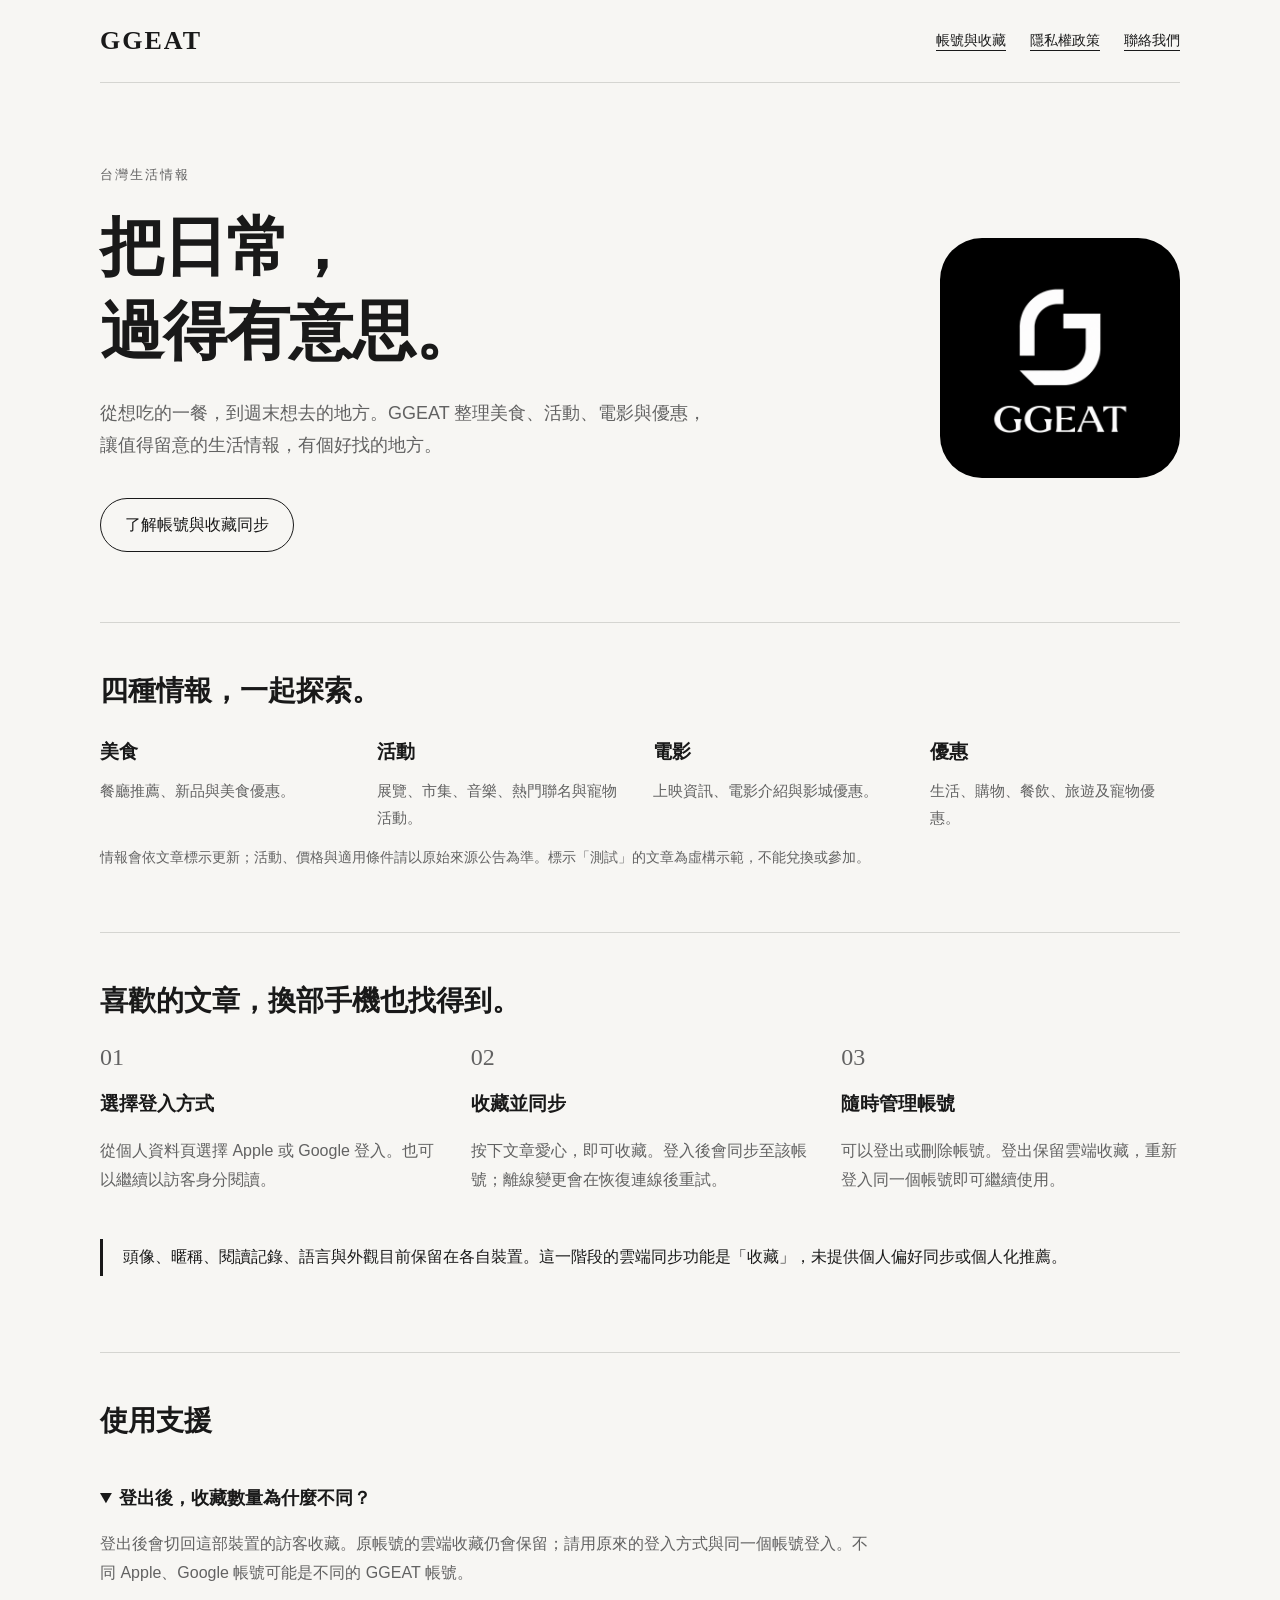
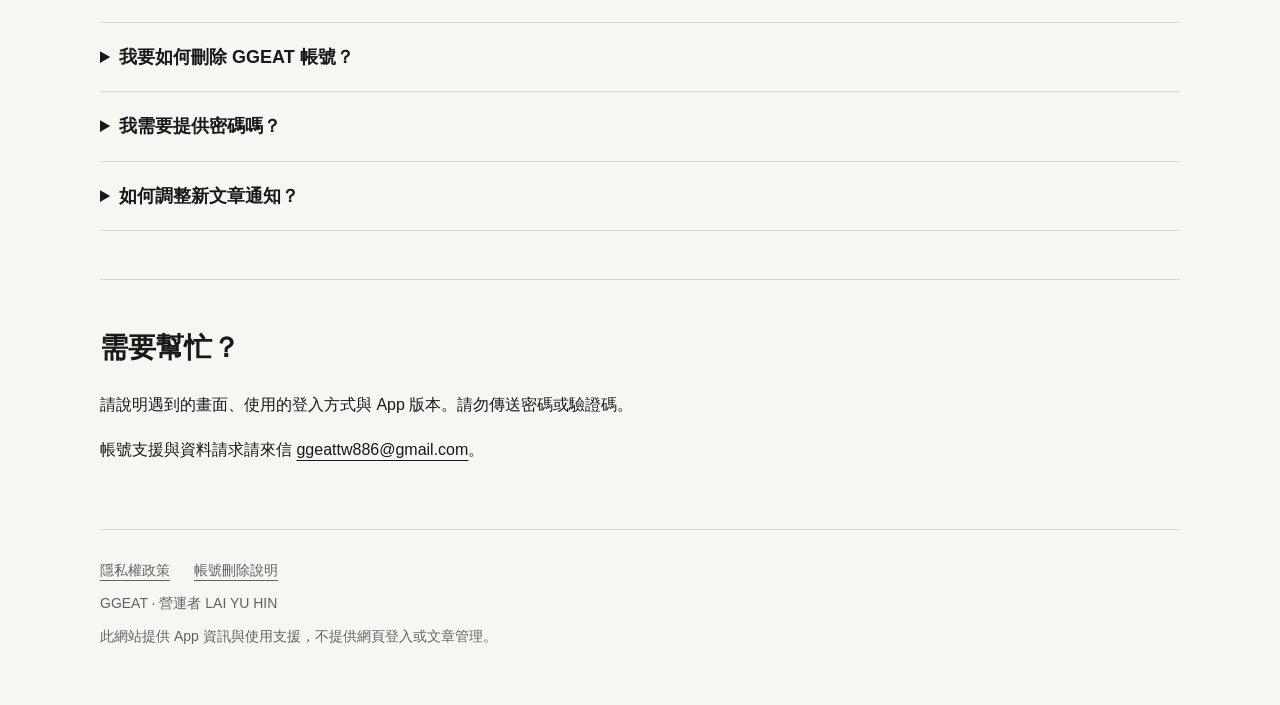
<file: index.html>
<!doctype html><html lang="zh-Hant"><head><meta charset="utf-8"><meta name="viewport" content="width=device-width,initial-scale=1"><meta name="description" content="GGEAT 台灣生活情報 App：探索美食、活動、電影與優惠。了解 Apple、Google 登入、收藏同步及帳號管理。"><title>GGEAT｜台灣生活情報</title><link rel="stylesheet" href="style.css"></head><body>
<a class="skip" href="#main">跳至內容</a><header><a class="brand" href="./" aria-label="GGEAT 首頁">GGEAT</a><nav aria-label="主要導覽"><a href="#account">帳號與收藏</a><a href="privacy.html">隱私權政策</a><a href="#support">聯絡我們</a></nav></header>
<main id="main"><section class="hero"><div><p class="eyebrow">台灣生活情報</p><h1>把日常，<br>過得有意思。</h1><p>從想吃的一餐，到週末想去的地方。GGEAT 整理美食、活動、電影與優惠，讓值得留意的生活情報，有個好找的地方。</p><a class="button" href="#account">了解帳號與收藏同步</a></div><img src="brand.png" width="240" height="240" alt="GGEAT 黑白品牌圖示"></section>
<section class="section" aria-labelledby="discover"><h2 id="discover">四種情報，一起探索。</h2><div class="columns"><div><h3>美食</h3><p>餐廳推薦、新品與美食優惠。</p></div><div><h3>活動</h3><p>展覽、市集、音樂、熱門聯名與寵物活動。</p></div><div><h3>電影</h3><p>上映資訊、電影介紹與影城優惠。</p></div><div><h3>優惠</h3><p>生活、購物、餐飲、旅遊及寵物優惠。</p></div></div><p class="meta">情報會依文章標示更新；活動、價格與適用條件請以原始來源公告為準。標示「測試」的文章為虛構示範，不能兌換或參加。</p></section>
<section class="section" id="account"><h2>喜歡的文章，換部手機也找得到。</h2><ol class="steps"><li><h3>選擇登入方式</h3><p>從個人資料頁選擇 Apple 或 Google 登入。也可以繼續以訪客身分閱讀。</p></li><li><h3>收藏並同步</h3><p>按下文章愛心，即可收藏。登入後會同步至該帳號；離線變更會在恢復連線後重試。</p></li><li><h3>隨時管理帳號</h3><p>可以登出或刪除帳號。登出保留雲端收藏，重新登入同一個帳號即可繼續使用。</p></li></ol><p class="notice">頭像、暱稱、閱讀記錄、語言與外觀目前保留在各自裝置。這一階段的雲端同步功能是「收藏」，未提供個人偏好同步或個人化推薦。</p></section>
<section class="section"><h2>使用支援</h2><details open><summary>登出後，收藏數量為什麼不同？</summary><p>登出後會切回這部裝置的訪客收藏。原帳號的雲端收藏仍會保留；請用原來的登入方式與同一個帳號登入。不同 Apple、Google 帳號可能是不同的 GGEAT 帳號。</p></details><details><summary>我要如何刪除 GGEAT 帳號？</summary><p>在 App 開啟「個人資料 → 帳號與收藏同步 → 刪除我的帳號」，確認後重新驗證身分。完成後會刪除 GGEAT 帳號及雲端收藏，並清除該帳號在這部裝置的收藏快取。此動作無法復原，也不會刪除你的 Apple ID 或 Google 帳號。<a href="account-deletion.html">查看完整說明</a>。</p></details><details><summary>我需要提供密碼嗎？</summary><p>不需要。Apple 與 Google 會處理登入驗證，GGEAT 不會取得你的 Apple 或 Google 密碼。目前未開放電子郵件驗證碼登入。</p></details><details><summary>如何調整新文章通知？</summary><p>前往「個人資料 → 通知設定」，開啟通知並選取有興趣的分類。通知依裝置管理；登入不會自動開啟通知，登出也不會取代你的通知選擇。</p></details></section>
<section class="section" id="support"><h2>需要幫忙？</h2><p>請說明遇到的畫面、使用的登入方式與 App 版本。請勿傳送密碼或驗證碼。</p><p>帳號支援與資料請求請來信 <a href="mailto:ggeattw886@gmail.com">ggeattw886@gmail.com</a>。</p></section></main>
<footer><div class="footer-links"><a href="privacy.html">隱私權政策</a><a href="account-deletion.html">帳號刪除說明</a></div><p>GGEAT · 營運者 LAI YU HIN</p><p>此網站提供 App 資訊與使用支援，不提供網頁登入或文章管理。</p></footer></body></html>
</file>
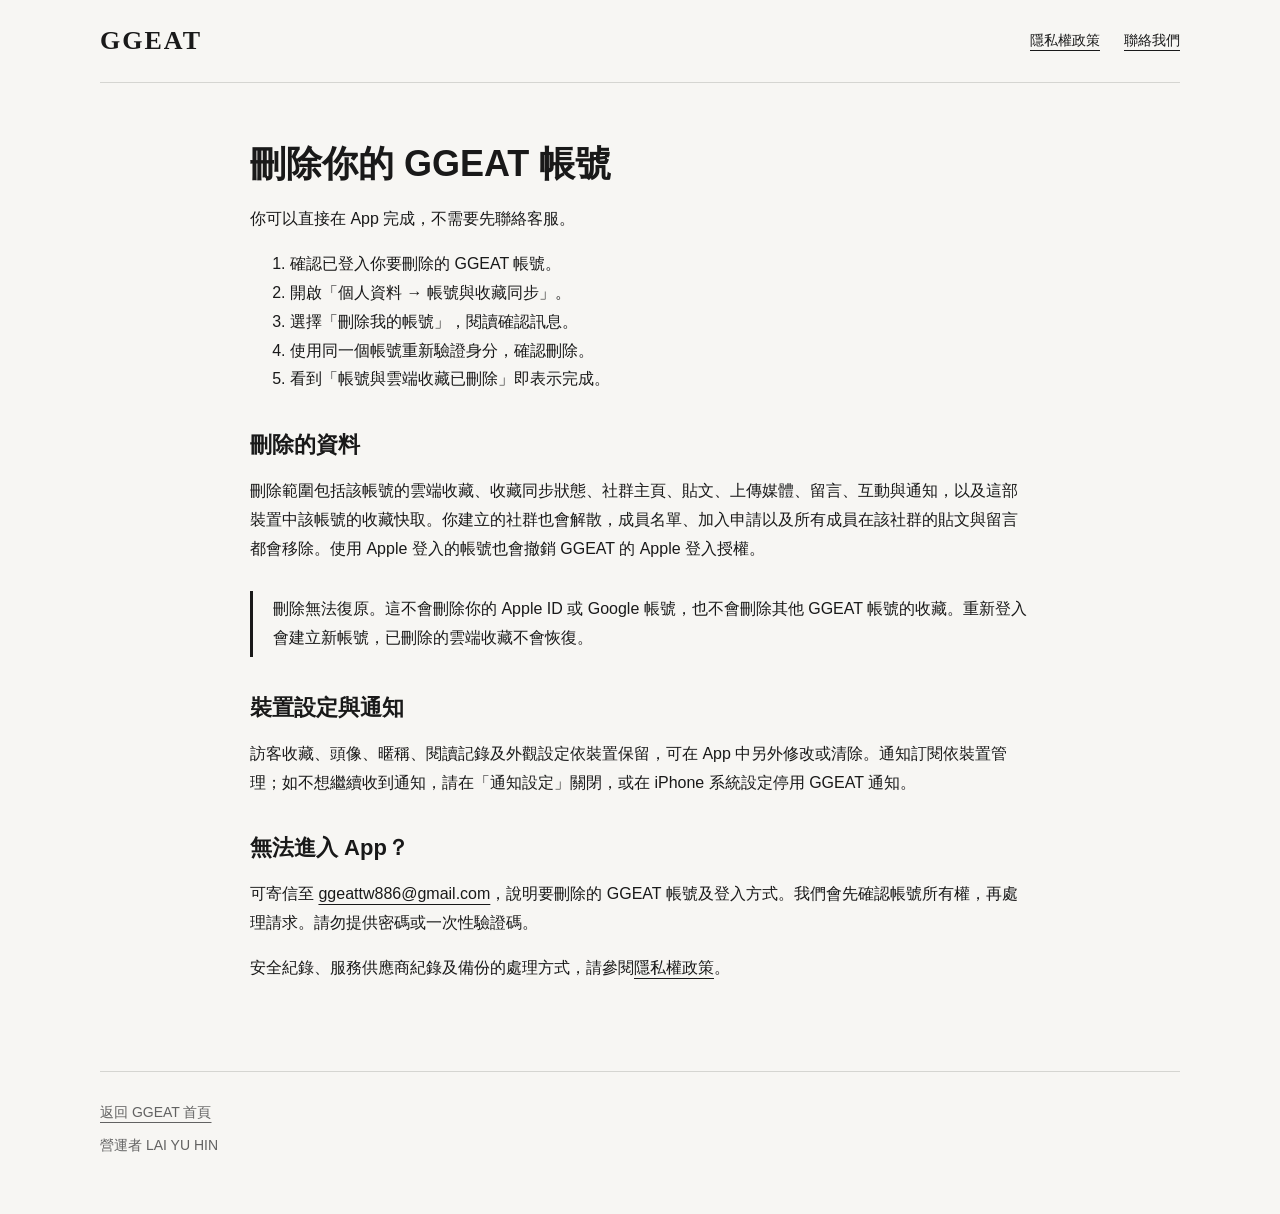
<file: account-deletion.html>
<!doctype html><html lang="zh-Hant"><head><meta charset="utf-8"><meta name="viewport" content="width=device-width,initial-scale=1"><title>刪除帳號｜GGEAT</title><link rel="stylesheet" href="style.css"></head><body><header><a class="brand" href="./">GGEAT</a><nav><a href="privacy.html">隱私權政策</a><a href="./#support">聯絡我們</a></nav></header><main class="legal"><h1>刪除你的 GGEAT 帳號</h1><p>你可以直接在 App 完成，不需要先聯絡客服。</p><ol><li>確認已登入你要刪除的 GGEAT 帳號。</li><li>開啟「個人資料 → 帳號與收藏同步」。</li><li>選擇「刪除我的帳號」，閱讀確認訊息。</li><li>使用同一個帳號重新驗證身分，確認刪除。</li><li>看到「帳號與雲端收藏已刪除」即表示完成。</li></ol><h2>刪除的資料</h2><p>刪除範圍包括該帳號的雲端收藏、收藏同步狀態、社群主頁、貼文、上傳媒體、留言、互動與通知，以及這部裝置中該帳號的收藏快取。你建立的社群也會解散，成員名單、加入申請以及所有成員在該社群的貼文與留言都會移除。使用 Apple 登入的帳號也會撤銷 GGEAT 的 Apple 登入授權。</p><p class="notice">刪除無法復原。這不會刪除你的 Apple ID 或 Google 帳號，也不會刪除其他 GGEAT 帳號的收藏。重新登入會建立新帳號，已刪除的雲端收藏不會恢復。</p><h2>裝置設定與通知</h2><p>訪客收藏、頭像、暱稱、閱讀記錄及外觀設定依裝置保留，可在 App 中另外修改或清除。通知訂閱依裝置管理；如不想繼續收到通知，請在「通知設定」關閉，或在 iPhone 系統設定停用 GGEAT 通知。</p><h2>無法進入 App？</h2><p>可寄信至 <a href="mailto:ggeattw886@gmail.com">ggeattw886@gmail.com</a>，說明要刪除的 GGEAT 帳號及登入方式。我們會先確認帳號所有權，再處理請求。請勿提供密碼或一次性驗證碼。</p><p>安全紀錄、服務供應商紀錄及備份的處理方式，請參閱<a href="privacy.html">隱私權政策</a>。</p></main><footer><a href="./">返回 GGEAT 首頁</a><p>營運者 LAI YU HIN</p></footer></body></html>
</file>
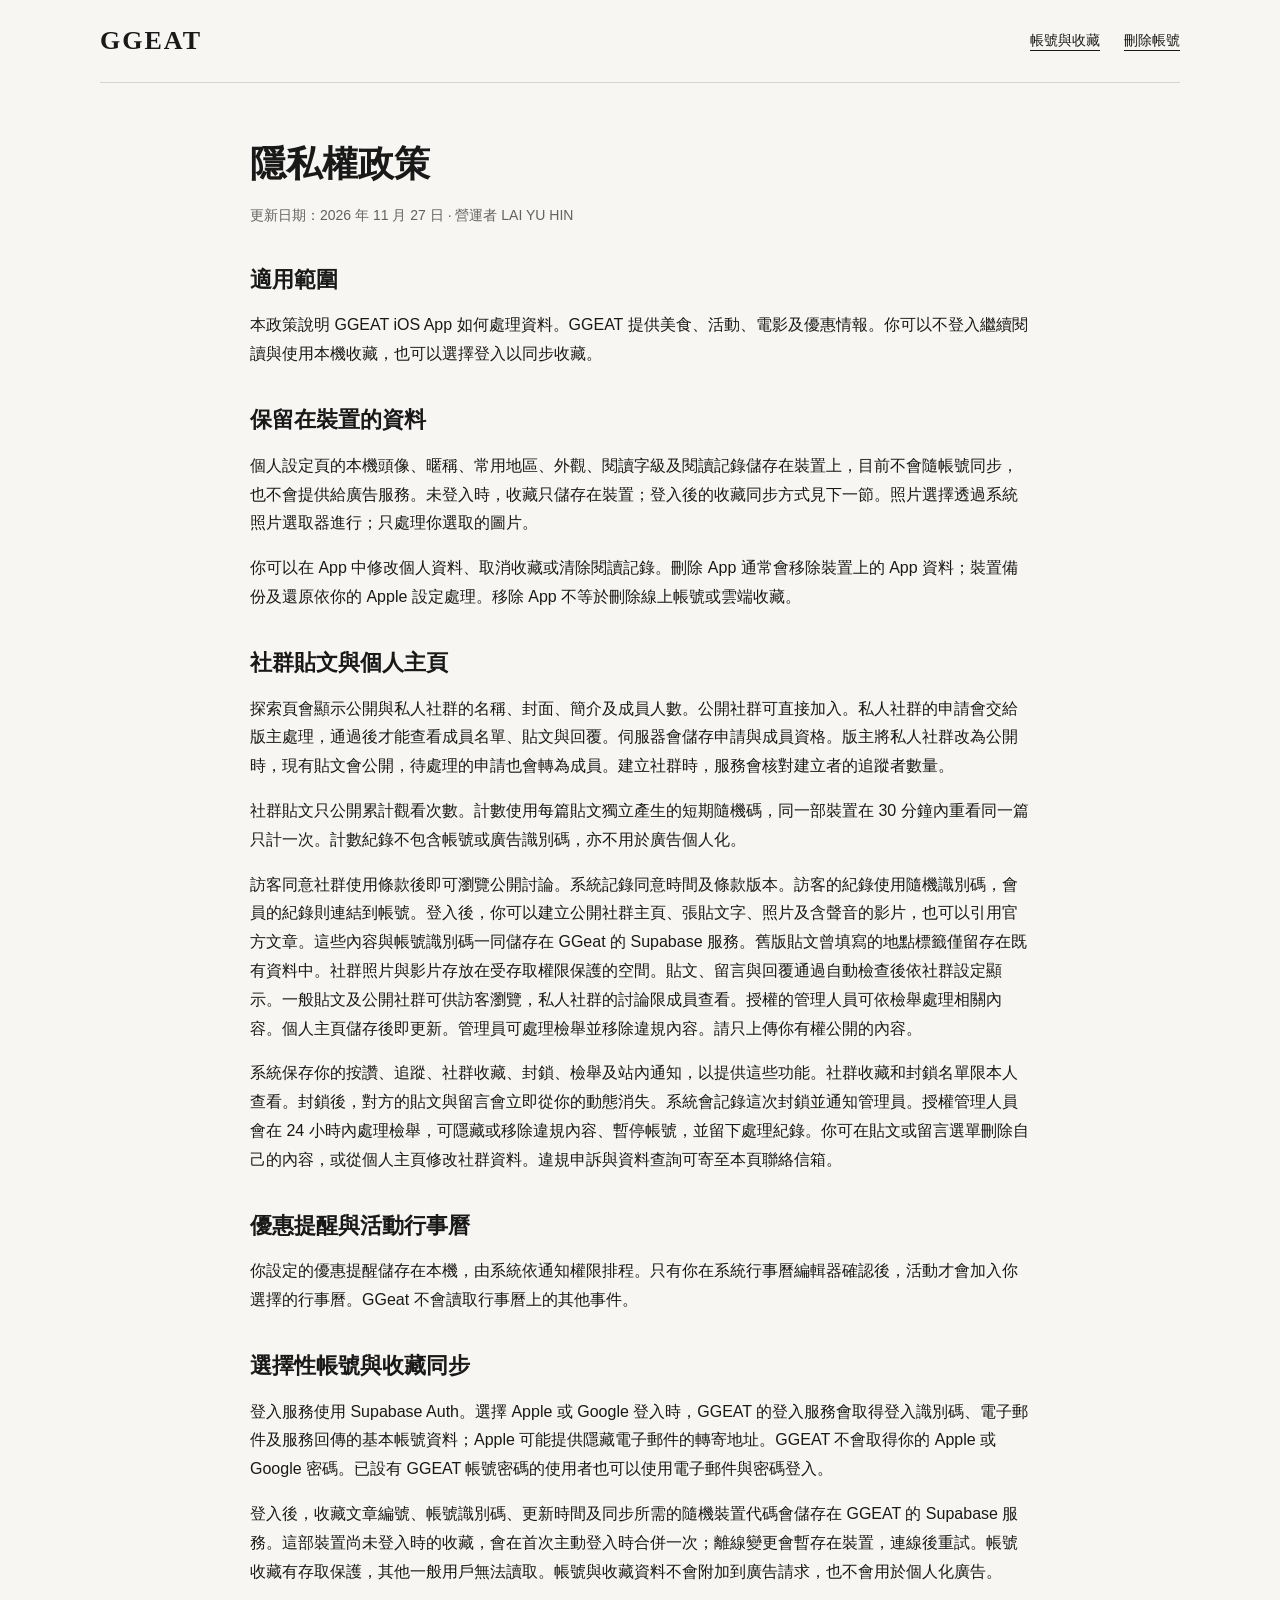
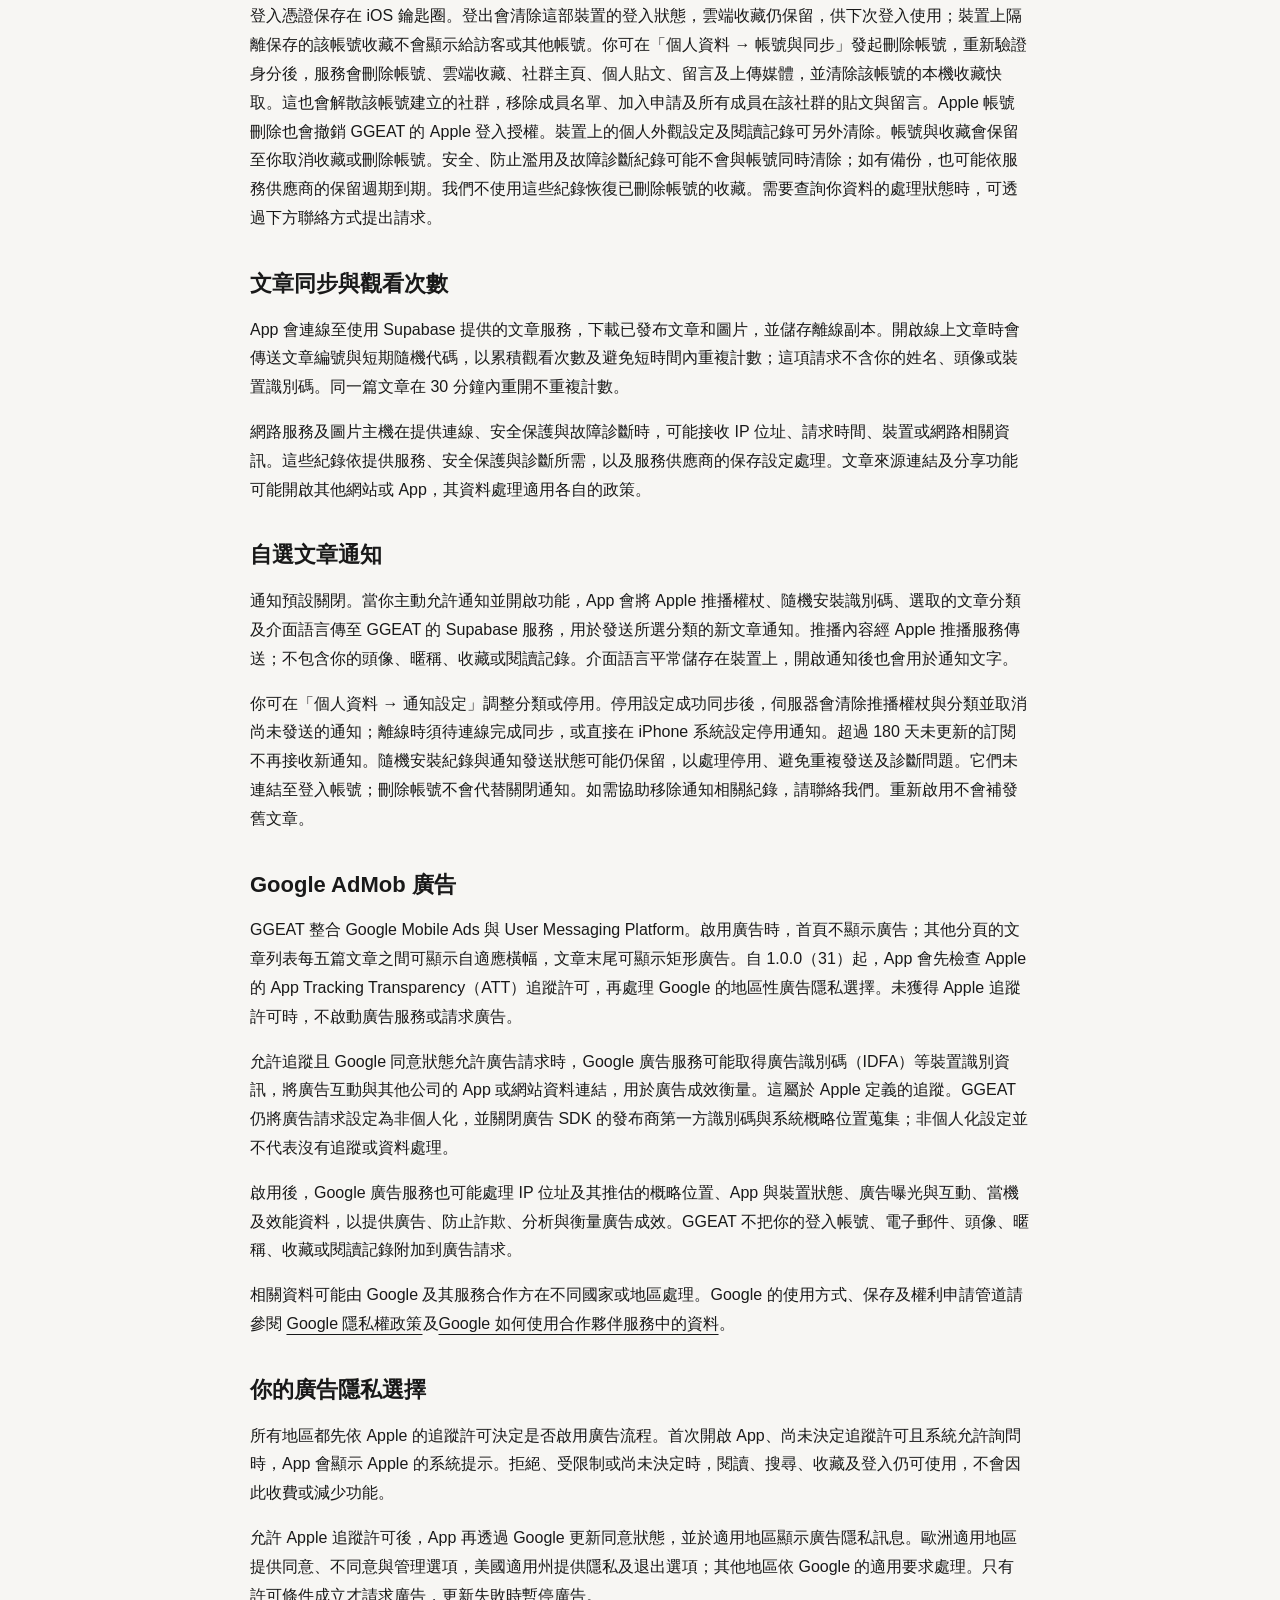
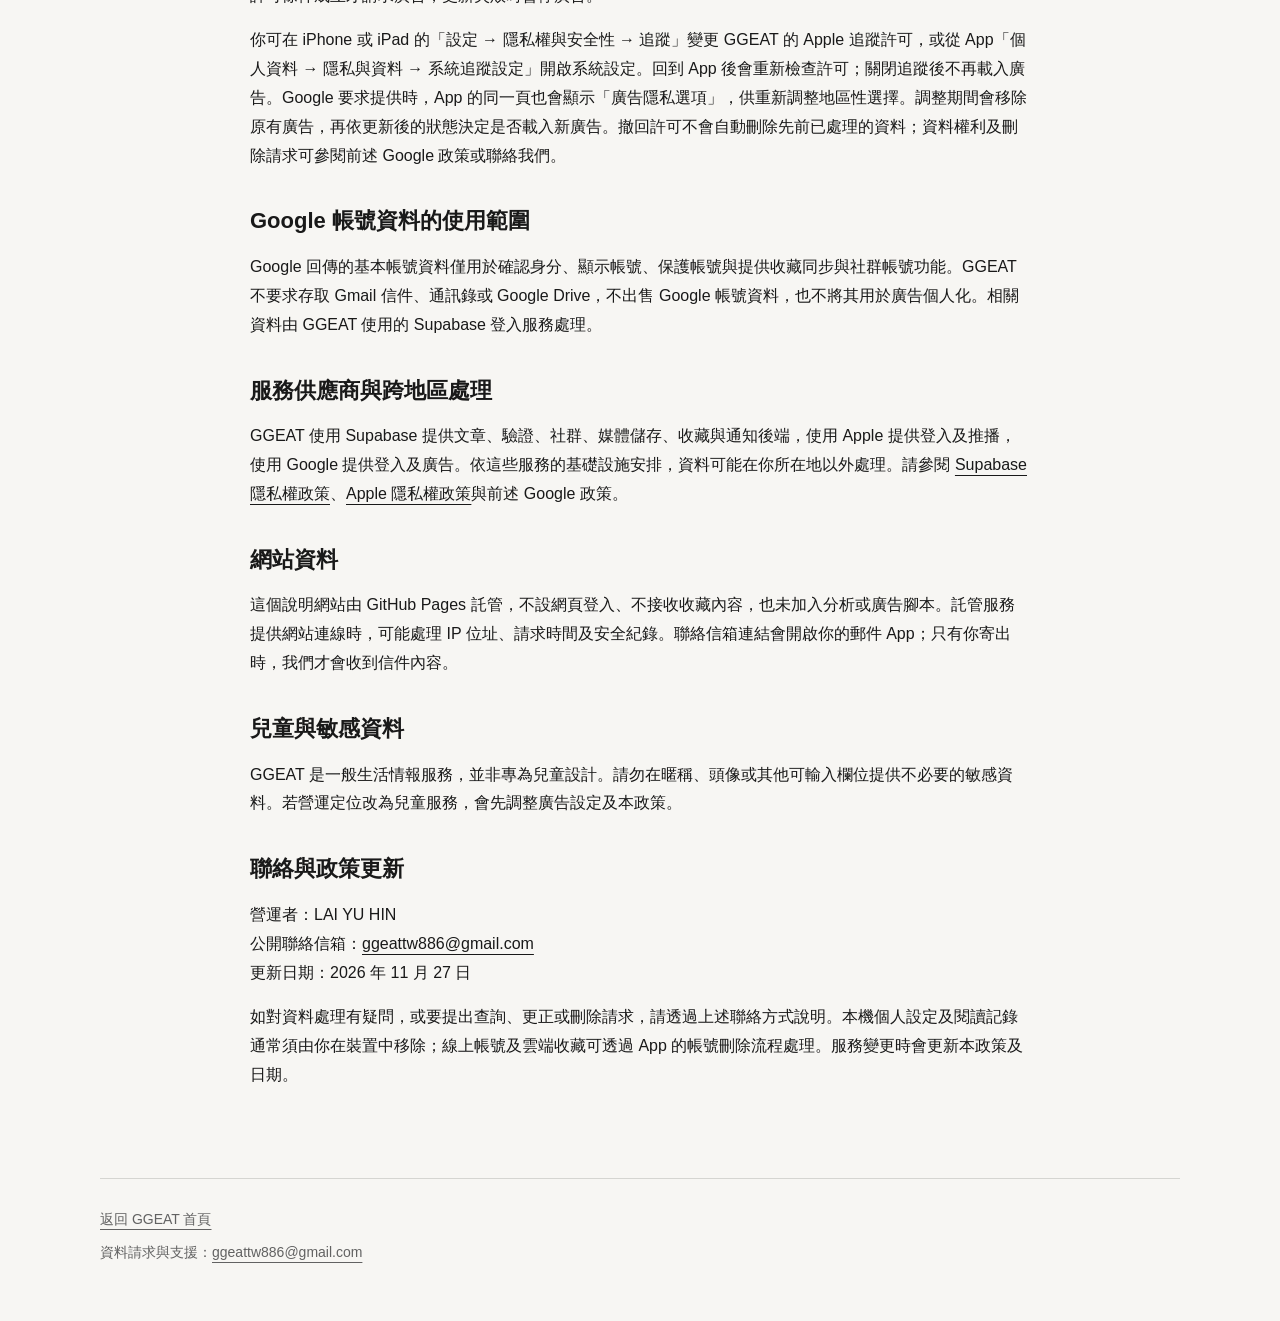
<file: privacy.html>
<!doctype html><html lang="zh-Hant"><head><meta charset="utf-8"><meta name="viewport" content="width=device-width,initial-scale=1"><title>隱私權政策｜GGEAT</title><link rel="stylesheet" href="style.css"></head><body><header><a class="brand" href="./">GGEAT</a><nav><a href="./#account">帳號與收藏</a><a href="account-deletion.html">刪除帳號</a></nav></header><main class="legal"><h1>隱私權政策</h1><p class="meta">更新日期：2026 年 11 月 27 日 · 營運者 LAI YU HIN</p><h2>適用範圍</h2><p>本政策說明 GGEAT iOS App 如何處理資料。GGEAT 提供美食、活動、電影及優惠情報。你可以不登入繼續閱讀與使用本機收藏，也可以選擇登入以同步收藏。</p>
<h2>保留在裝置的資料</h2><p>個人設定頁的本機頭像、暱稱、常用地區、外觀、閱讀字級及閱讀記錄儲存在裝置上，目前不會隨帳號同步，也不會提供給廣告服務。未登入時，收藏只儲存在裝置；登入後的收藏同步方式見下一節。照片選擇透過系統照片選取器進行；只處理你選取的圖片。</p><p>你可以在 App 中修改個人資料、取消收藏或清除閱讀記錄。刪除 App 通常會移除裝置上的 App 資料；裝置備份及還原依你的 Apple 設定處理。移除 App 不等於刪除線上帳號或雲端收藏。</p>
<h2>社群貼文與個人主頁</h2><p>探索頁會顯示公開與私人社群的名稱、封面、簡介及成員人數。公開社群可直接加入。私人社群的申請會交給版主處理，通過後才能查看成員名單、貼文與回覆。伺服器會儲存申請與成員資格。版主將私人社群改為公開時，現有貼文會公開，待處理的申請也會轉為成員。建立社群時，服務會核對建立者的追蹤者數量。</p><p>社群貼文只公開累計觀看次數。計數使用每篇貼文獨立產生的短期隨機碼，同一部裝置在 30 分鐘內重看同一篇只計一次。計數紀錄不包含帳號或廣告識別碼，亦不用於廣告個人化。</p><p>訪客同意社群使用條款後即可瀏覽公開討論。系統記錄同意時間及條款版本。訪客的紀錄使用隨機識別碼，會員的紀錄則連結到帳號。登入後，你可以建立公開社群主頁、張貼文字、照片及含聲音的影片，也可以引用官方文章。這些內容與帳號識別碼一同儲存在 GGeat 的 Supabase 服務。舊版貼文曾填寫的地點標籤僅留存在既有資料中。社群照片與影片存放在受存取權限保護的空間。貼文、留言與回覆通過自動檢查後依社群設定顯示。一般貼文及公開社群可供訪客瀏覽，私人社群的討論限成員查看。授權的管理人員可依檢舉處理相關內容。個人主頁儲存後即更新。管理員可處理檢舉並移除違規內容。請只上傳你有權公開的內容。</p><p>系統保存你的按讚、追蹤、社群收藏、封鎖、檢舉及站內通知，以提供這些功能。社群收藏和封鎖名單限本人查看。封鎖後，對方的貼文與留言會立即從你的動態消失。系統會記錄這次封鎖並通知管理員。授權管理人員會在 24 小時內處理檢舉，可隱藏或移除違規內容、暫停帳號，並留下處理紀錄。你可在貼文或留言選單刪除自己的內容，或從個人主頁修改社群資料。違規申訴與資料查詢可寄至本頁聯絡信箱。</p><h2>優惠提醒與活動行事曆</h2><p>你設定的優惠提醒儲存在本機，由系統依通知權限排程。只有你在系統行事曆編輯器確認後，活動才會加入你選擇的行事曆。GGeat 不會讀取行事曆上的其他事件。</p><h2>選擇性帳號與收藏同步</h2><p>登入服務使用 Supabase Auth。選擇 Apple 或 Google 登入時，GGEAT 的登入服務會取得登入識別碼、電子郵件及服務回傳的基本帳號資料；Apple 可能提供隱藏電子郵件的轉寄地址。GGEAT 不會取得你的 Apple 或 Google 密碼。已設有 GGEAT 帳號密碼的使用者也可以使用電子郵件與密碼登入。</p><p>登入後，收藏文章編號、帳號識別碼、更新時間及同步所需的隨機裝置代碼會儲存在 GGEAT 的 Supabase 服務。這部裝置尚未登入時的收藏，會在首次主動登入時合併一次；離線變更會暫存在裝置，連線後重試。帳號收藏有存取保護，其他一般用戶無法讀取。帳號與收藏資料不會附加到廣告請求，也不會用於個人化廣告。</p><p>登入憑證保存在 iOS 鑰匙圈。登出會清除這部裝置的登入狀態，雲端收藏仍保留，供下次登入使用；裝置上隔離保存的該帳號收藏不會顯示給訪客或其他帳號。你可在「個人資料 → 帳號與同步」發起刪除帳號，重新驗證身分後，服務會刪除帳號、雲端收藏、社群主頁、個人貼文、留言及上傳媒體，並清除該帳號的本機收藏快取。這也會解散該帳號建立的社群，移除成員名單、加入申請及所有成員在該社群的貼文與留言。Apple 帳號刪除也會撤銷 GGEAT 的 Apple 登入授權。裝置上的個人外觀設定及閱讀記錄可另外清除。帳號與收藏會保留至你取消收藏或刪除帳號。安全、防止濫用及故障診斷紀錄可能不會與帳號同時清除；如有備份，也可能依服務供應商的保留週期到期。我們不使用這些紀錄恢復已刪除帳號的收藏。需要查詢你資料的處理狀態時，可透過下方聯絡方式提出請求。</p>
<h2>文章同步與觀看次數</h2><p>App 會連線至使用 Supabase 提供的文章服務，下載已發布文章和圖片，並儲存離線副本。開啟線上文章時會傳送文章編號與短期隨機代碼，以累積觀看次數及避免短時間內重複計數；這項請求不含你的姓名、頭像或裝置識別碼。同一篇文章在 30 分鐘內重開不重複計數。</p><p>網路服務及圖片主機在提供連線、安全保護與故障診斷時，可能接收 IP 位址、請求時間、裝置或網路相關資訊。這些紀錄依提供服務、安全保護與診斷所需，以及服務供應商的保存設定處理。文章來源連結及分享功能可能開啟其他網站或 App，其資料處理適用各自的政策。</p>
<h2>自選文章通知</h2><p>通知預設關閉。當你主動允許通知並開啟功能，App 會將 Apple 推播權杖、隨機安裝識別碼、選取的文章分類及介面語言傳至 GGEAT 的 Supabase 服務，用於發送所選分類的新文章通知。推播內容經 Apple 推播服務傳送；不包含你的頭像、暱稱、收藏或閱讀記錄。介面語言平常儲存在裝置上，開啟通知後也會用於通知文字。</p><p>你可在「個人資料 → 通知設定」調整分類或停用。停用設定成功同步後，伺服器會清除推播權杖與分類並取消尚未發送的通知；離線時須待連線完成同步，或直接在 iPhone 系統設定停用通知。超過 180 天未更新的訂閱不再接收新通知。隨機安裝紀錄與通知發送狀態可能仍保留，以處理停用、避免重複發送及診斷問題。它們未連結至登入帳號；刪除帳號不會代替關閉通知。如需協助移除通知相關紀錄，請聯絡我們。重新啟用不會補發舊文章。</p>
<h2>Google AdMob 廣告</h2><p>GGEAT 整合 Google Mobile Ads 與 User Messaging Platform。啟用廣告時，首頁不顯示廣告；其他分頁的文章列表每五篇文章之間可顯示自適應橫幅，文章末尾可顯示矩形廣告。自 1.0.0（31）起，App 會先檢查 Apple 的 App Tracking Transparency（ATT）追蹤許可，再處理 Google 的地區性廣告隱私選擇。未獲得 Apple 追蹤許可時，不啟動廣告服務或請求廣告。</p><p>允許追蹤且 Google 同意狀態允許廣告請求時，Google 廣告服務可能取得廣告識別碼（IDFA）等裝置識別資訊，將廣告互動與其他公司的 App 或網站資料連結，用於廣告成效衡量。這屬於 Apple 定義的追蹤。GGEAT 仍將廣告請求設定為非個人化，並關閉廣告 SDK 的發布商第一方識別碼與系統概略位置蒐集；非個人化設定並不代表沒有追蹤或資料處理。</p><p>啟用後，Google 廣告服務也可能處理 IP 位址及其推估的概略位置、App 與裝置狀態、廣告曝光與互動、當機及效能資料，以提供廣告、防止詐欺、分析與衡量廣告成效。GGEAT 不把你的登入帳號、電子郵件、頭像、暱稱、收藏或閱讀記錄附加到廣告請求。</p><p>相關資料可能由 Google 及其服務合作方在不同國家或地區處理。Google 的使用方式、保存及權利申請管道請參閱 <a href="https://policies.google.com/privacy">Google 隱私權政策</a>及<a href="https://policies.google.com/technologies/partner-sites">Google 如何使用合作夥伴服務中的資料</a>。</p>
<h2>你的廣告隱私選擇</h2><p>所有地區都先依 Apple 的追蹤許可決定是否啟用廣告流程。首次開啟 App、尚未決定追蹤許可且系統允許詢問時，App 會顯示 Apple 的系統提示。拒絕、受限制或尚未決定時，閱讀、搜尋、收藏及登入仍可使用，不會因此收費或減少功能。</p><p>允許 Apple 追蹤許可後，App 再透過 Google 更新同意狀態，並於適用地區顯示廣告隱私訊息。歐洲適用地區提供同意、不同意與管理選項，美國適用州提供隱私及退出選項；其他地區依 Google 的適用要求處理。只有許可條件成立才請求廣告，更新失敗時暫停廣告。</p><p>你可在 iPhone 或 iPad 的「設定 → 隱私權與安全性 → 追蹤」變更 GGEAT 的 Apple 追蹤許可，或從 App「個人資料 → 隱私與資料 → 系統追蹤設定」開啟系統設定。回到 App 後會重新檢查許可；關閉追蹤後不再載入廣告。Google 要求提供時，App 的同一頁也會顯示「廣告隱私選項」，供重新調整地區性選擇。調整期間會移除原有廣告，再依更新後的狀態決定是否載入新廣告。撤回許可不會自動刪除先前已處理的資料；資料權利及刪除請求可參閱前述 Google 政策或聯絡我們。</p>
<h2>Google 帳號資料的使用範圍</h2><p>Google 回傳的基本帳號資料僅用於確認身分、顯示帳號、保護帳號與提供收藏同步與社群帳號功能。GGEAT 不要求存取 Gmail 信件、通訊錄或 Google Drive，不出售 Google 帳號資料，也不將其用於廣告個人化。相關資料由 GGEAT 使用的 Supabase 登入服務處理。</p><h2>服務供應商與跨地區處理</h2><p>GGEAT 使用 Supabase 提供文章、驗證、社群、媒體儲存、收藏與通知後端，使用 Apple 提供登入及推播，使用 Google 提供登入及廣告。依這些服務的基礎設施安排，資料可能在你所在地以外處理。請參閱 <a href="https://supabase.com/privacy">Supabase 隱私權政策</a>、<a href="https://www.apple.com/legal/privacy/">Apple 隱私權政策</a>與前述 Google 政策。</p><h2>網站資料</h2><p>這個說明網站由 GitHub Pages 託管，不設網頁登入、不接收收藏內容，也未加入分析或廣告腳本。託管服務提供網站連線時，可能處理 IP 位址、請求時間及安全紀錄。聯絡信箱連結會開啟你的郵件 App；只有你寄出時，我們才會收到信件內容。</p><h2>兒童與敏感資料</h2><p>GGEAT 是一般生活情報服務，並非專為兒童設計。請勿在暱稱、頭像或其他可輸入欄位提供不必要的敏感資料。若營運定位改為兒童服務，會先調整廣告設定及本政策。</p>
<h2>聯絡與政策更新</h2><p>營運者：LAI YU HIN<br>公開聯絡信箱：<a href="mailto:ggeattw886@gmail.com">ggeattw886@gmail.com</a><br>更新日期：2026 年 11 月 27 日</p><p>如對資料處理有疑問，或要提出查詢、更正或刪除請求，請透過上述聯絡方式說明。本機個人設定及閱讀記錄通常須由你在裝置中移除；線上帳號及雲端收藏可透過 App 的帳號刪除流程處理。服務變更時會更新本政策及日期。</p></main><footer><a href="./">返回 GGEAT 首頁</a><p>資料請求與支援：<a href="mailto:ggeattw886@gmail.com">ggeattw886@gmail.com</a></p></footer></body></html>
</file>
<file: style.css>
:root{color-scheme:light dark;--bg:#f7f6f3;--fg:#191919;--muted:#626262;--line:#d5d5d1;--surface:#fff}*{box-sizing:border-box}html{scroll-behavior:smooth}body{margin:0;background:var(--bg);color:var(--fg);font-family:-apple-system,BlinkMacSystemFont,"PingFang TC","Noto Sans TC",sans-serif;line-height:1.8}a{color:inherit;text-underline-offset:5px}a:focus-visible{outline:3px solid #7b91ae;outline-offset:5px}header,main,footer{width:min(1080px,calc(100% - 48px));margin:auto}header{display:flex;align-items:center;justify-content:space-between;gap:24px;padding:26px 0;border-bottom:1px solid var(--line)}.brand{font:600 26px Georgia,serif;letter-spacing:2px;text-decoration:none}nav{display:flex;gap:24px;flex-wrap:wrap;font-size:14px}.hero{padding:80px 0 70px;display:grid;grid-template-columns:minmax(0,1fr) 240px;gap:64px;align-items:center}.eyebrow{font-size:13px;letter-spacing:2px;color:var(--muted);margin:0 0 20px}.hero h1{font-size:clamp(38px,6vw,64px);line-height:1.3;letter-spacing:-1px;margin:0 0 24px}.hero p:not(.eyebrow){max-width:620px;font-size:18px;color:var(--muted)}.hero img{width:100%;height:auto;border-radius:42px}.button{display:inline-block;padding:12px 24px;border:1px solid var(--fg);border-radius:999px;text-decoration:none;margin-top:18px}.section{padding:48px 0;border-top:1px solid var(--line)}h2{font-size:28px;line-height:1.4;margin:0 0 24px}h3{font-size:19px;margin:0 0 8px}.columns{display:grid;grid-template-columns:repeat(4,1fr);gap:26px}.columns p{font-size:15px;color:var(--muted);margin:0}.steps{display:grid;grid-template-columns:repeat(3,1fr);gap:32px;list-style:none;padding:0;margin:0;counter-reset:step}.steps li:before{counter-increment:step;content:"0" counter(step);display:block;font:24px Georgia,serif;color:var(--muted);margin-bottom:16px}.steps p{color:var(--muted)}details{border-bottom:1px solid var(--line);padding:18px 0}summary{font-size:18px;font-weight:600;cursor:pointer}details p{max-width:780px;color:var(--muted)}.notice{border-left:3px solid var(--fg);padding:4px 0 4px 20px;margin:28px 0}.legal{max-width:780px;padding:56px 0 72px}.legal h1{font-size:36px;line-height:1.4;margin:0 0 12px}.legal h2{font-size:22px;margin:36px 0 12px}.legal p,.legal li{overflow-wrap:anywhere}.meta{font-size:14px;color:var(--muted)}footer{padding:28px 0 48px;border-top:1px solid var(--line);color:var(--muted);font-size:14px}footer p{margin:8px 0}.footer-links{display:flex;flex-wrap:wrap;gap:24px}.skip{position:absolute;left:-9999px}.skip:focus{left:12px;top:12px;background:var(--surface);padding:10px;z-index:2}@media(max-width:700px){header,main,footer{width:calc(100% - 36px)}header{align-items:flex-start}nav{gap:12px;font-size:13px}.hero{padding:44px 0;grid-template-columns:1fr;gap:24px}.hero img{width:120px;border-radius:24px;grid-row:1}.columns{grid-template-columns:repeat(2,1fr);gap:24px}.steps{grid-template-columns:1fr;gap:22px}.steps p{margin:6px 0}.section{padding:32px 0}.legal{padding:36px 0 48px}.legal h1{font-size:30px}}@media(prefers-color-scheme:dark){:root{--bg:#090909;--fg:#f4f4f4;--muted:#b2b2b2;--line:#383838;--surface:#171717}}@media(prefers-reduced-motion:reduce){html{scroll-behavior:auto}}
</file>
